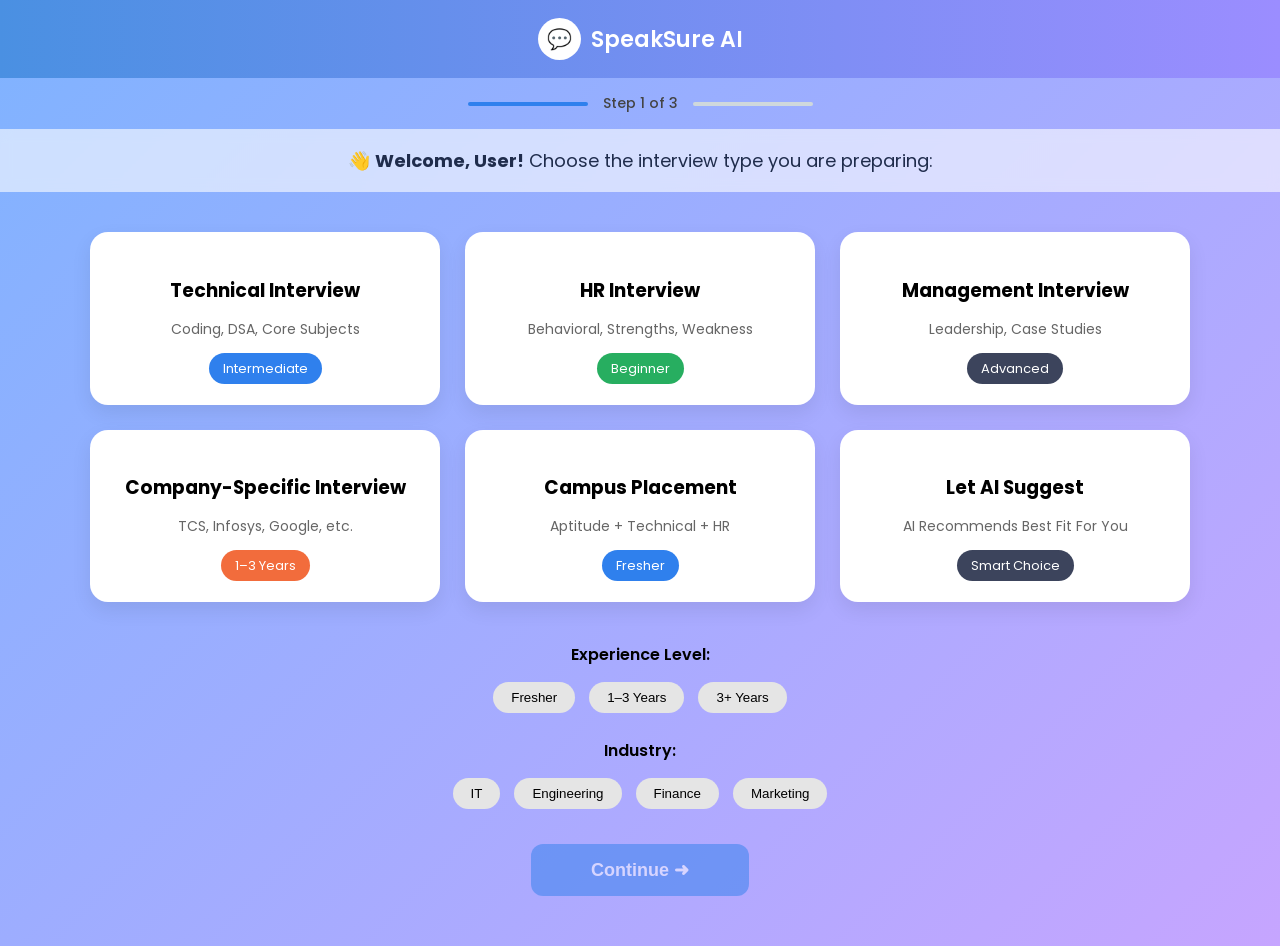
<file: Home_Page/index.html>
<!DOCTYPE html>
<html lang="en">
<head>
    <meta charset="UTF-8">
    <title>SpeakSure AI - Select Interview</title>
    <link rel="stylesheet" href="First_Page/style.css">
    <script src="First_Page/script.js"></script>
    <link href="https://fonts.googleapis.com/css2?family=Poppins:wght@400;500;600;700&display=swap" rel="stylesheet">
</head>

<body>

    
    <div class="top-bar">
        <div class="logo-area">
            <div class="logo-icon">💬</div>
            <div class="logo-text">SpeakSure AI</div>
        </div>
    </div>

  
    <div class="progress-section">
        <div class="progress-container">
            <div class="progress-active"></div>
            <span class="progress-text">Step 1 of 3</span>
            <div class="progress-inactive"></div>
        </div>
    </div>

  
    <div class="welcome-strip">
        <div class="welcome-text">
            👋 <strong>Welcome, User!</strong> Choose the interview type you are preparing:
        </div>
    </div>

   
    <div class="cards-container" data-type="Technical Interview">

        <div class="card" data-type="Technical Interview">
            <h3>Technical Interview</h3>
            <p>Coding, DSA, Core Subjects</p>
            <span class="badge blue">Intermediate</span>
        </div>

        <div class="card"data-type="HR Interview">
            <h3>HR Interview</h3>
            <p>Behavioral, Strengths, Weakness</p>
            <span class="badge green">Beginner</span>
        </div>

        <div class="card"data-type="Management Interview">
            <h3>Management Interview</h3>
            <p>Leadership, Case Studies</p>
            <span class="badge dark">Advanced</span>
        </div>

        <div class="card" data-type="Company-Specific Interview">
            <h3>Company-Specific Interview</h3>
            <p>TCS, Infosys, Google, etc.</p>
            <span class="badge orange">1–3 Years</span>
        </div>

        <div class="card" data-type="Campus Placement">
            <h3>Campus Placement</h3>
            <p>Aptitude + Technical + HR</p>
            <span class="badge blue">Fresher</span>
        </div>

        <div class="card" data-type="AI Suggest">
            <h3>Let AI Suggest</h3>
            <p>AI Recommends Best Fit For You</p>
            <span class="badge dark">Smart Choice</span>
        </div>

    </div>

   
    <div class="filters">

        <div class="filter-group">
            <div class="filter-title">Experience Level:</div>
            <button class="filter-btn">Fresher</button>
            <button class="filter-btn">1–3 Years</button>
            <button class="filter-btn">3+ Years</button>
        </div>

        <div class="filter-group">
            <div class="filter-title">Industry:</div>
            <button class="filter-btn">IT</button>
            <button class="filter-btn">Engineering</button>
            <button class="filter-btn">Finance</button>
            <button class="filter-btn">Marketing</button>
        </div>

    </div>

   
   <div class="continue-section">

    <p id="errorMessage" class="error-message"></p>

    <button class="continue-btn" id="continueBtn">Continue ➜</button>
</div>

</body>
</html>
</file>
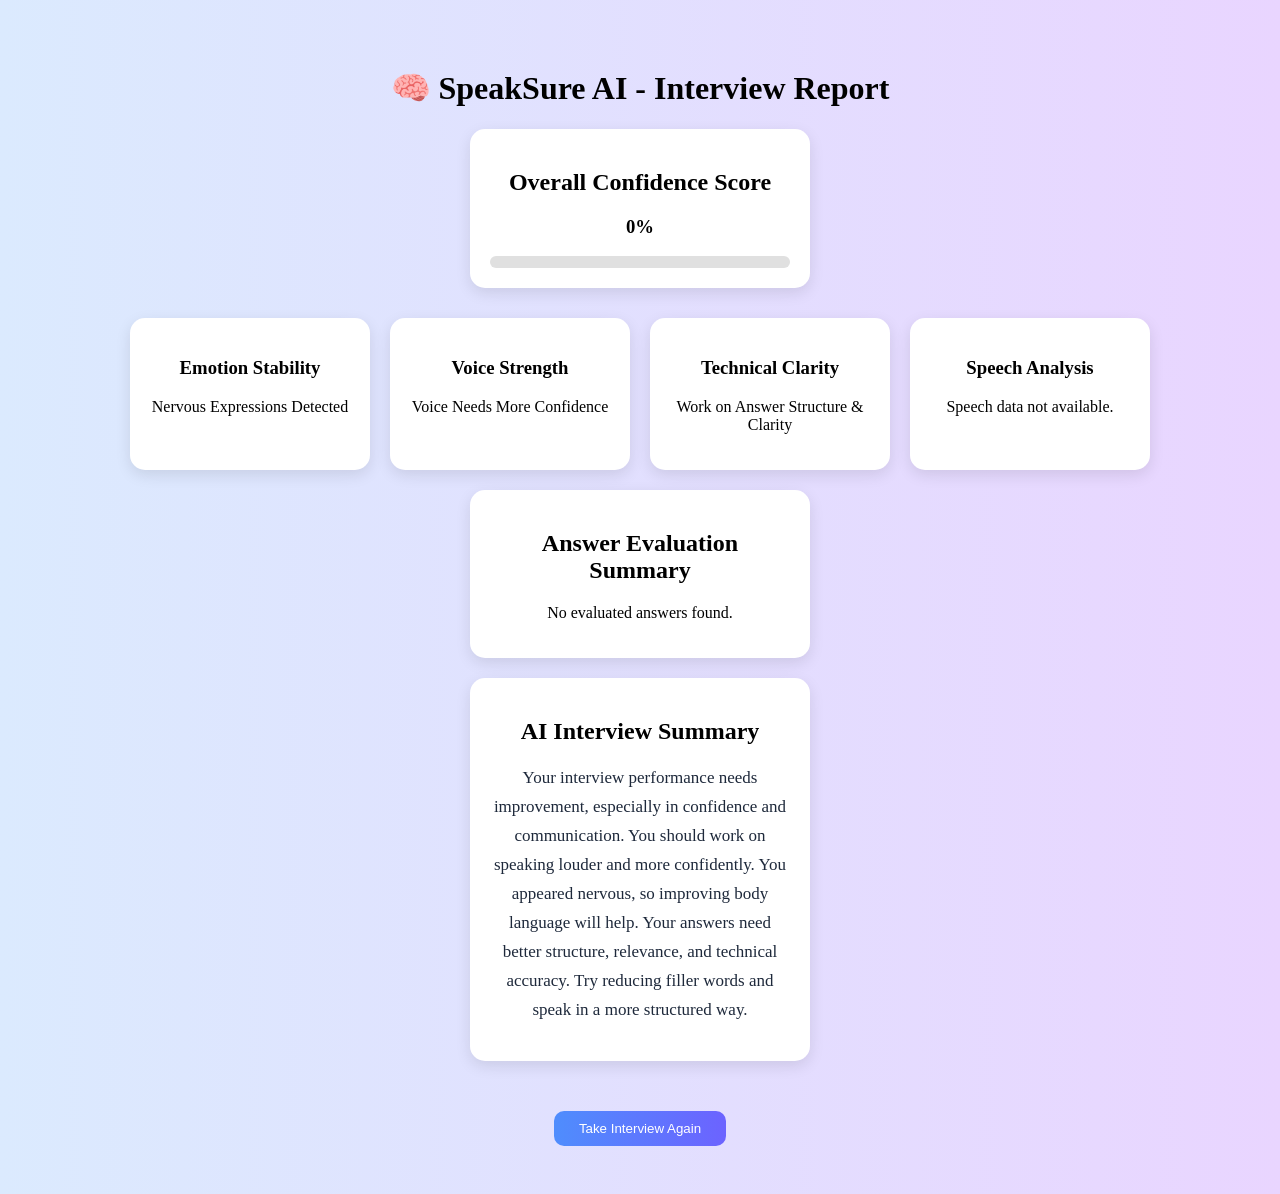
<file: Home_Page/Final_page/report.html>
<!DOCTYPE html>
<html lang="en">
<head>
    <meta charset="UTF-8">
    <title>SpeakSure AI - Final Report</title>
    <link rel="stylesheet" href="report.css">
</head>
<body>

<div class="report-container">

    <h1>🧠 SpeakSure AI - Interview Report</h1>

    <div class="score-box">
        <h2>Overall Confidence Score</h2>
        <h3 id="finalScore">0%</h3>
        <div class="progress-bar">
            <div id="scoreFill"></div>
        </div>
    </div>

    <div class="analytics">
        <div class="card">
            <h3>Emotion Stability</h3>
            <p id="emotionResult">Analyzing...</p>
        </div>

        <div class="card">
            <h3>Voice Strength</h3>
            <p id="voiceResult">Analyzing...</p>
        </div>

        <div class="card">
            <h3>Technical Clarity</h3>
            <p id="techResult">Analyzing...</p>
        </div>

        <div class="card">
            <h3>Speech Analysis</h3>
            <p id="speechStats">Analyzing...</p>
        </div>
    </div>

    <div class="score-box">
        <h2>Answer Evaluation Summary</h2>
        <p id="answerSummary">Loading...</p>
    </div>
    <div class="score-box">
    <h2>AI Interview Summary</h2>
    <p id="aiSummary">Generating summary...</p>
    </div>

    <div id="detailedResults"></div>

    <div class="btn-section">
        <button onclick="restartInterview()">Take Interview Again</button>
    </div>

</div>

<script src="report.js"></script>
</body>
</html>
</file>
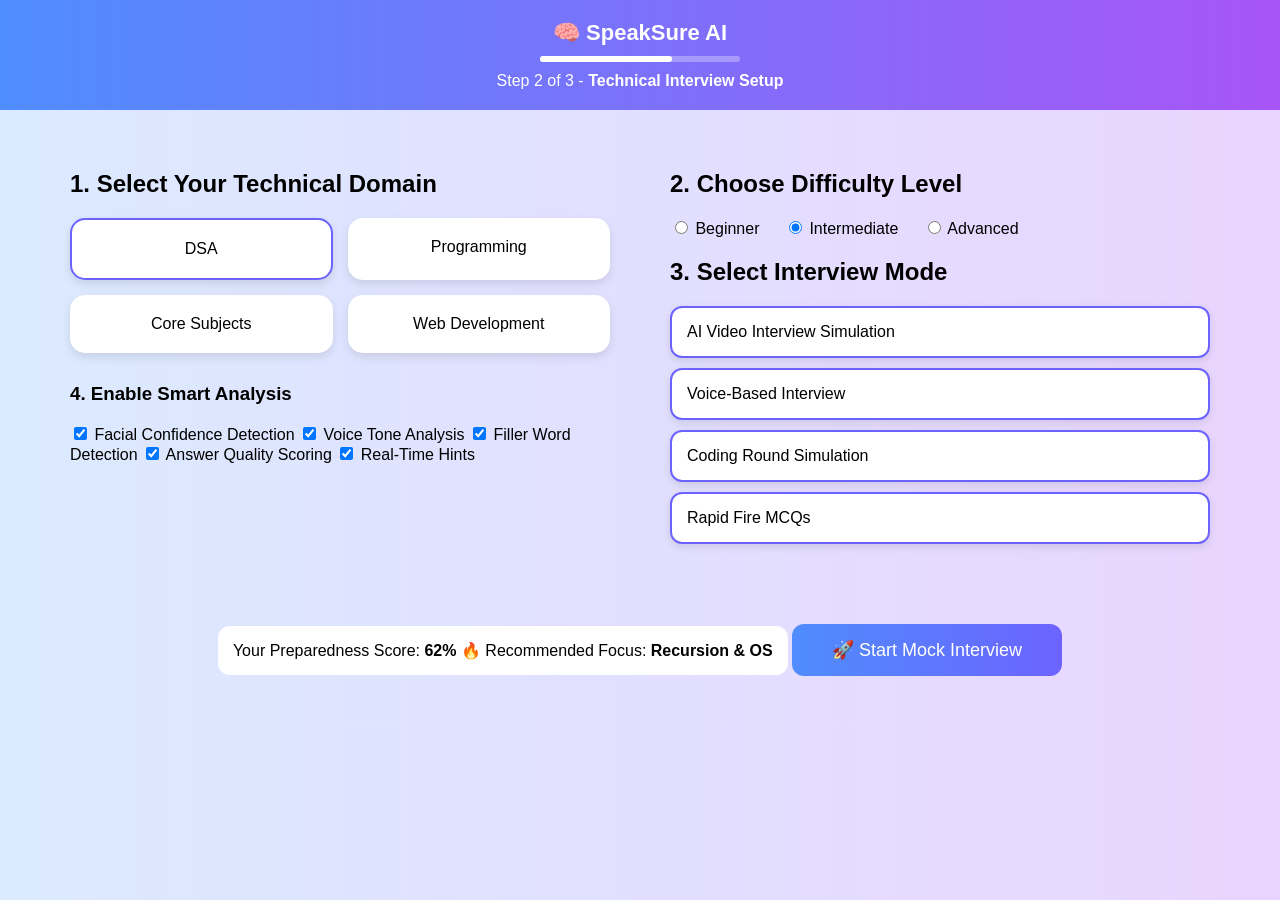
<file: Home_Page/Second_page/technical.html>
<!DOCTYPE html>
<html lang="en">
<head>
    <meta charset="UTF-8">
    <title>SpeakSure AI - Technical Setup</title>
    <link rel="stylesheet" href="technical.css">
</head>
<body>

    <!-- HEADER -->
    <div class="top-header">
        <div class="logo">🧠 SpeakSure AI</div>
        <div class="step">
            <div class="progress-line">
                <div class="progress-fill"></div>
            </div>
            <span>Step 2 of 3 - <b>Technical Interview Setup</b></span>
        </div>
    </div>

    <div class="main-container">

        <!-- LEFT SECTION -->
        <div class="left-section">

            <h2>1. Select Your Technical Domain</h2>

            <div class="domain-grid">
                <div class="domain-card selected">DSA</div>
                <div class="domain-card">Programming</div>
                <div class="domain-card">Core Subjects</div>
                <div class="domain-card">Web Development</div>
            </div>

            <h3>4. Enable Smart Analysis</h3>

            <div class="analysis-options">
                <label><input type="checkbox" checked> Facial Confidence Detection</label>
                <label><input type="checkbox" checked> Voice Tone Analysis</label>
                <label><input type="checkbox" checked> Filler Word Detection</label>
                <label><input type="checkbox" checked> Answer Quality Scoring</label>
                <label><input type="checkbox" checked> Real-Time Hints</label>
            </div>

        </div>

        <!-- RIGHT SECTION -->
        <div class="right-section">

            <h2>2. Choose Difficulty Level</h2>

            <div class="difficulty">
                <label><input type="radio" name="level"> Beginner</label>
                <label><input type="radio" name="level" checked> Intermediate</label>
                <label><input type="radio" name="level"> Advanced</label>
            </div>

            <h2>3. Select Interview Mode</h2>

            <div class="mode-options">
                <div class="mode selected">AI Video Interview Simulation</div>
                <div class="mode selected">Voice-Based Interview</div>
                <div class="mode selected">Coding Round Simulation</div>
                <div class="mode selected">Rapid Fire MCQs</div>
            </div>

        </div>

    </div>

    <!-- FOOTER -->
    <div class="bottom-section">
        <div class="score-box">
            Your Preparedness Score: <b>62%</b> 🔥 Recommended Focus: <b>Recursion & OS</b>
        </div>

        <button class="start-btn">🚀 Start Mock Interview</button>
    </div>

<script src="technical.js"></script>
</body>
</html>
</file>
<file: Home_Page/First_Page/style.css>
body {
    margin: 0;
    font-family: 'Poppins', sans-serif;
    background: linear-gradient(135deg, #7FB3FF, #C6A5FF);
}


.top-bar {
    padding: 18px 0;
    background: linear-gradient(90deg, #4A90E2, #9B8DFF);
    display: flex;
    justify-content: center;
}

.logo-area {
    display: flex;
    align-items: center;
    gap: 10px;
}

.logo-icon {
    font-size: 20px;
    background: white;
    color: #4A90E2;
    padding: 6px 9px;
    border-radius: 50%;
}

.logo-text {
    color: white;
    font-size: 22px;
    font-weight: 600;
}


.progress-section {
    padding: 15px 0;
    display: flex;
    justify-content: center;
}

.progress-container {
    display: flex;
    align-items: center;
    gap: 15px;
}

.progress-active {
    width: 120px;
    height: 4px;
    background: #2F80ED;
    border-radius: 10px;
}

.progress-text {
    font-size: 14px;
    color: #444;
    font-weight: 500;
}

.progress-inactive {
    width: 120px;
    height: 4px;
    background: #cfd8dc;
    border-radius: 10px;
}


.welcome-strip {
    background: rgba(255, 255, 255, 0.6);
    backdrop-filter: blur(6px);
    padding: 18px;
    display: flex;
    justify-content: center;
}

.welcome-text {
    font-size: 18px;
    color: #1f2c4c;
}


.cards-container {
    display: grid;
    grid-template-columns: repeat(3, 1fr);
    gap: 25px;
    max-width: 1100px;
    margin: 40px auto;
    padding: 0 20px;
}

.card {
    background: white;
    padding: 25px;
    border-radius: 18px;
    box-shadow: 0 8px 20px rgba(0,0,0,0.08);
    text-align: center;
    transition: 0.3s;
    cursor: pointer;
}

.card:hover {
    transform: translateY(-6px);
    box-shadow: 0 15px 30px rgba(0,0,0,0.15);
}

.card h3 {
    margin-bottom: 10px;
}

.card p {
    font-size: 14px;
    color: #666;
    margin-bottom: 15px;
}

.badge {
    padding: 6px 14px;
    border-radius: 20px;
    font-size: 13px;
    color: white;
}

.blue { background: #2F80ED; }
.green { background: #27AE60; }
.dark { background: #3c445c; }
.orange { background: #f26c3c; }


.filters {
    text-align: center;
    margin-bottom: 30px;
}

.filter-group {
    margin: 20px 0;
}

.filter-title {
    font-weight: 600;
    margin-bottom: 10px;
}

.filter-btn {
    padding: 8px 18px;
    margin: 5px;
    border: none;
    border-radius: 20px;
    background: #e5e5e5;
    cursor: pointer;
    transition: 0.3s;
}

.filter-btn:hover {
    background: #2F80ED;
    color: white;
}


.continue-section {
    text-align: center;
    margin-bottom: 50px;
}

.continue-btn {
    padding: 15px 60px;
    border: none;
    border-radius: 12px;
    font-size: 18px;
    font-weight: 600;
    background: #2F80ED;
    color: white;
    cursor: pointer;
    transition: 0.3s;
}

.continue-btn:hover {
    background: #1c5fd1;
}


@media (max-width: 900px) {
    .cards-container {
        grid-template-columns: repeat(2, 1fr);
    }
}

@media (max-width: 600px) {
    .cards-container {
        grid-template-columns: 1fr;
    }
}
/* Selected Card */
.card.selected {
    border: 2px solid #6c63ff;
    transform: scale(1.03);
    box-shadow: 0 10px 25px rgba(108, 99, 255, 0.3);
}

/* Disabled Button */
button.disabled {
    opacity: 0.5;
    cursor: not-allowed;
}

/* Error Message */
.error-message {
    color: #ff4d4d;
    margin-top: 10px;
    font-size: 14px;
    display: none;
}
.card.active {
    border: 3px solid #4CAF50;
    transform: scale(1.05);
}
</file>
<file: Home_Page/Final_page/report.css>
body {
    font-family: 'Segoe UI';
    background: linear-gradient(to right, #dbeafe, #e9d5ff);
    text-align: center;
}

.report-container {
    padding: 40px;
}

.score-box {
    background: white;
    padding: 20px;
    border-radius: 15px;
    margin: 20px auto;
    width: 300px;
    box-shadow: 0 5px 15px rgba(0,0,0,0.1);
}

.analytics {
    display: flex;
    justify-content: center;
    gap: 20px;
    margin-top: 30px;
}

.card {
    background: white;
    padding: 20px;
    border-radius: 15px;
    width: 200px;
    box-shadow: 0 5px 15px rgba(0,0,0,0.1);
}

button {
    margin-top: 30px;
    padding: 10px 25px;
    border: none;
    background: linear-gradient(to right, #4f8dfd, #6c63ff);
    color: white;
    border-radius: 10px;
    cursor: pointer;
}
.progress-bar {
    width: 100%;
    height: 12px;
    background: #e0e0e0;
    border-radius: 20px;
    margin-top: 10px;
    overflow: hidden;
}

#scoreFill {
    height: 100%;
    width: 0%;
    background: #4f8dfd;
    transition: width 1s ease-in-out;
}
#aiSummary {
    font-size: 17px;
    line-height: 1.7;
    color: #1e293b;
    margin-top: 10px;
}
</file>
<file: Home_Page/Second_page/technical.css>
body {
    margin: 0;
    font-family: 'Segoe UI', sans-serif;
    background: linear-gradient(to right, #dbeafe, #e9d5ff);
}

/* Header */
.top-header {
    background: linear-gradient(to right, #4f8dfd, #a855f7);
    color: white;
    text-align: center;
    padding: 20px;
}

.logo {
    font-size: 22px;
    font-weight: bold;
}

.progress-line {
    height: 6px;
    background: rgba(255,255,255,0.3);
    margin: 10px auto;
    width: 200px;
    border-radius: 10px;
}

.progress-fill {
    height: 100%;
    width: 66%;
    background: white;
    border-radius: 10px;
}

/* Layout */
.main-container {
    display: flex;
    justify-content: space-around;
    padding: 40px;
}

.left-section, .right-section {
    width: 45%;
}

/* Cards */
.domain-grid {
    display: grid;
    grid-template-columns: repeat(2, 1fr);
    gap: 15px;
    margin-bottom: 30px;
}

.domain-card {
    background: white;
    padding: 20px;
    border-radius: 15px;
    text-align: center;
    cursor: pointer;
    transition: 0.3s;
    box-shadow: 0 4px 10px rgba(0,0,0,0.1);
}

.domain-card:hover {
    transform: scale(1.05);
}

.domain-card.selected {
    border: 2px solid #6c63ff;
}

/* Difficulty */
.difficulty label {
    margin-right: 20px;
}

/* Modes */
.mode-options {
    margin-top: 20px;
}

.mode {
    background: white;
    padding: 15px;
    margin-bottom: 10px;
    border-radius: 12px;
    cursor: pointer;
    box-shadow: 0 3px 8px rgba(0,0,0,0.1);
}

.mode.selected {
    border: 2px solid #6c63ff;
}

/* Bottom */
.bottom-section {
    text-align: center;
    padding: 30px;
}

.score-box {
    background: white;
    padding: 15px;
    border-radius: 12px;
    margin-bottom: 20px;
    display: inline-block;
}

.start-btn {
    background: linear-gradient(to right, #4f8dfd, #6c63ff);
    color: white;
    border: none;
    padding: 15px 40px;
    font-size: 18px;
    border-radius: 12px;
    cursor: pointer;
    transition: 0.3s;
}

.start-btn:hover {
    transform: scale(1.05);
}
</file>
